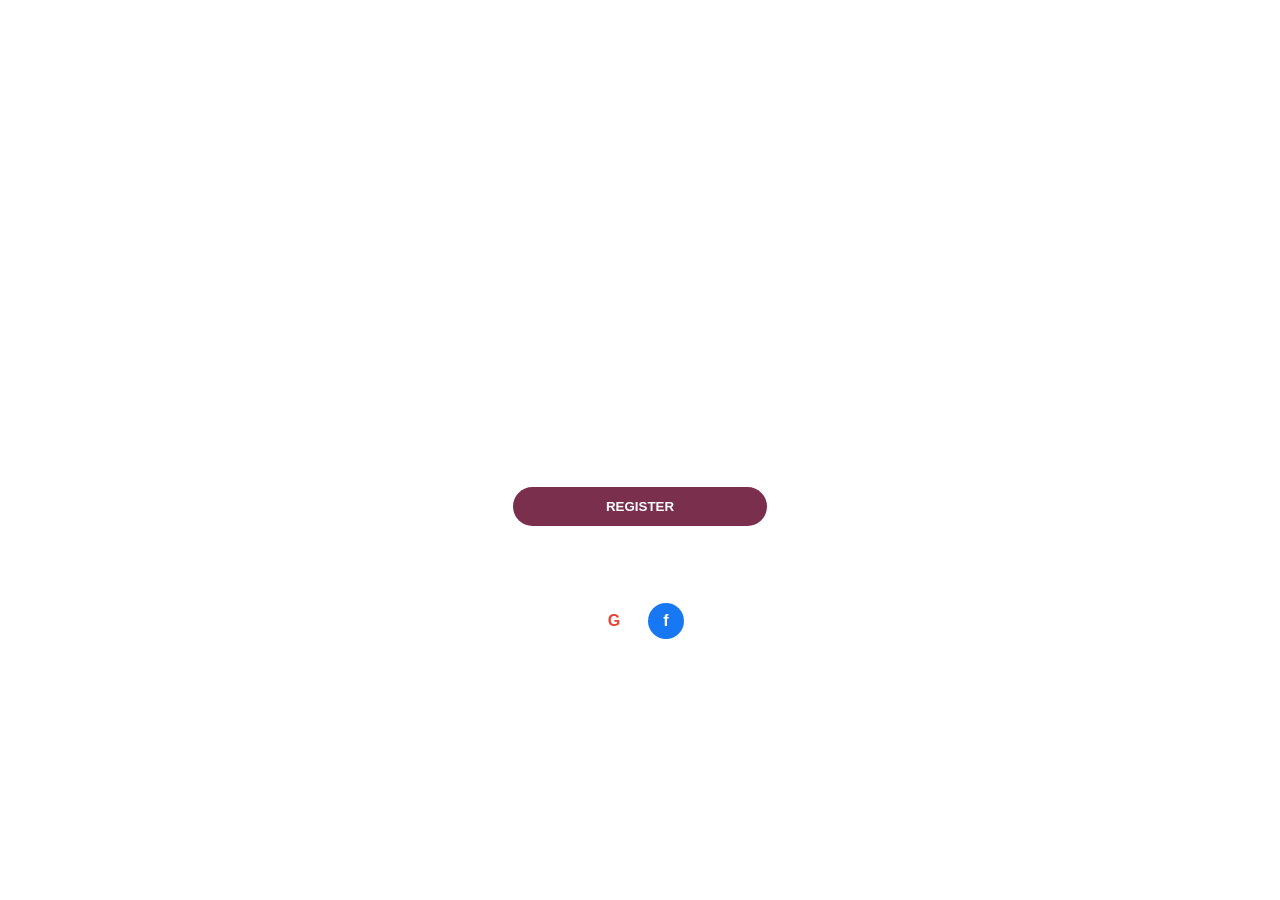
<file: index.html>
<!DOCTYPE html>
<html lang="en">
<head>
  <meta charset="UTF-8">
  <title>Register — ChatWave</title>
  <link rel="stylesheet" href="glass.css">
</head>
<body>

  <div class="glass-card">
    <h1>Create Account</h1>

    <form action="login.html">
      <input type="text" id="username" placeholder="Username">
      <input type="password" id="password" placeholder="Password">
      <input type="password" id="confirmPassword" placeholder="Confirm Password">

      <button type="submit" class="primary-btn">REGISTER</button>
    </form>

    <div class="links-row">
      <span></span>
      <a href="login.html">Already have an account? Login</a>
    </div>

    <p class="divider">OR SIGN UP WITH</p>

    <div class="social-row">
      <div class="social-icon google">G</div>
      <div class="social-icon facebook">f</div>
    </div>
  </div>

</body>
</html>
</file>
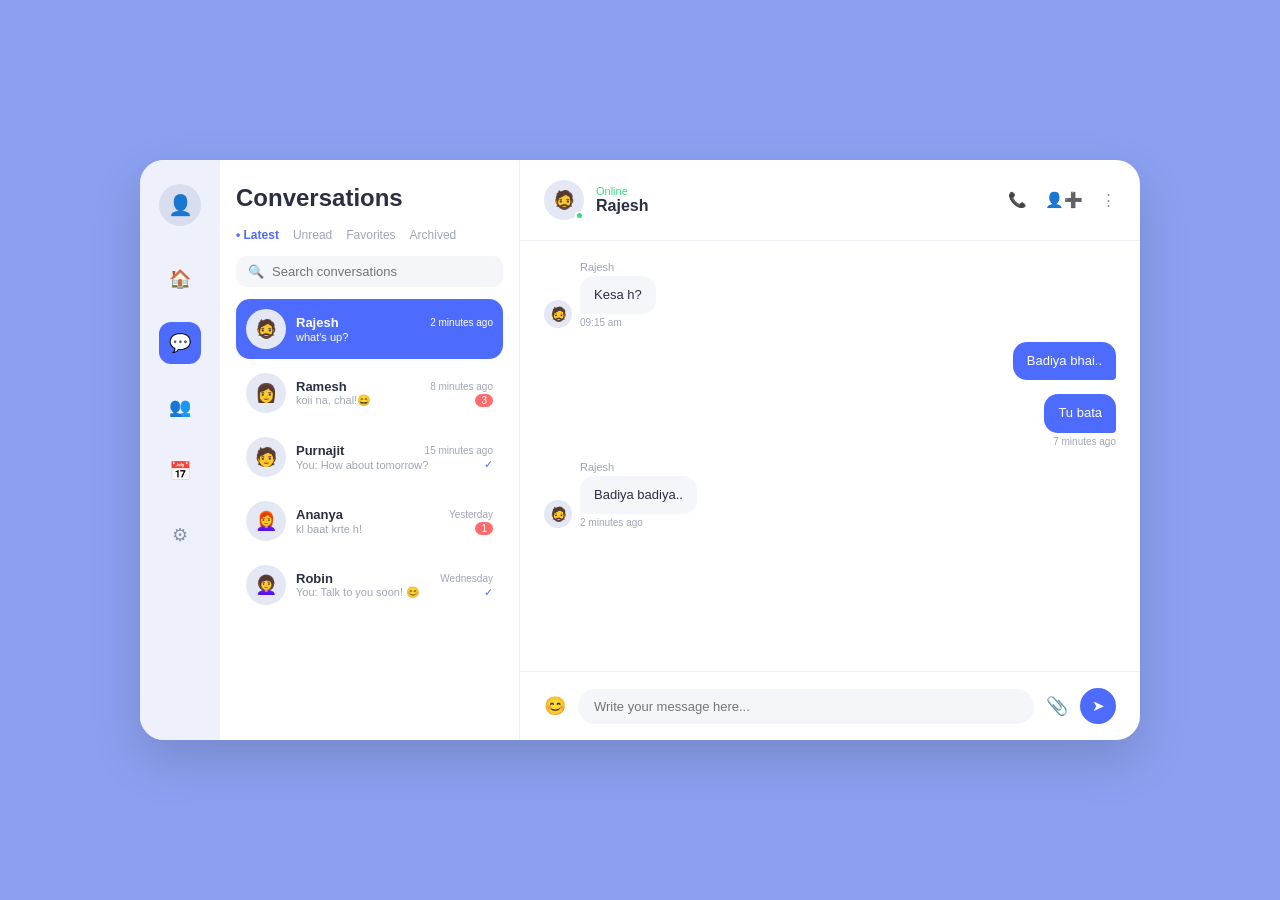
<file: chat.html>
<!DOCTYPE html>
<html lang="en">

<head>
  <meta charset="UTF-8">
  <title>Chatty</title>
  <link rel="stylesheet" href="style.css">
</head>

<body>

  <div class="card">

  
    <div class="icon-rail">
      <div class="rail-avatar">👤</div>
      <div class="rail-icon">🏠</div>
      <div class="rail-icon active">💬</div>
      <div class="rail-icon">👥</div>
      <div class="rail-icon">📅</div>
      <div class="rail-icon">⚙</div>

    </div>

    

    <div class="conversations">
      <h1>Conversations</h1>

      <div class="tabs">
        <span class="tab active">• Latest</span>
        <span class="tab">Unread</span>
        <span class="tab">Favorites</span>
        <span class="tab">Archived</span>
      </div>

      <div class="search-box">
        <span>🔍</span>
        <input type="text" placeholder="Search conversations">
      </div>

      <ul class="convo-list">

        <li class="convo active">
          <div class="avatar">🧔</div>
          <div class="convo-info">
            <p class="convo-top">
              <span class="convo-name">Rajesh</span>
              <span class="convo-time">2 minutes ago</span>
            </p>
            <p class="convo-bottom">
              <span class="convo-msg">what's up?</span>
              <span class="tick">✓</span>
            </p>
          </div>
        </li>

        <li class="convo">
          <div class="avatar">👩</div>
          <div class="convo-info">
            <p class="convo-top">
              <span class="convo-name">Ramesh</span>
              <span class="convo-time">8 minutes ago</span>
            </p>
            <p class="convo-bottom">
              <span class="convo-msg">koii na, chal!😄</span>
              <span class="badge">3</span>
            </p>
          </div>
        </li>

        <li class="convo">
          <div class="avatar">🧑</div>
          <div class="convo-info">
            <p class="convo-top">
              <span class="convo-name">Purnajit</span>
              <span class="convo-time">15 minutes ago</span>
            </p>
            <p class="convo-bottom">
              <span class="convo-msg">You: How about tomorrow?</span>
              <span class="tick">✓</span>
            </p>
          </div>
        </li>

        <li class="convo">
          <div class="avatar">👩‍🦰</div>
          <div class="convo-info">
            <p class="convo-top">
              <span class="convo-name">Ananya</span>
              <span class="convo-time">Yesterday</span>
            </p>
            <p class="convo-bottom">
              <span class="convo-msg">kl baat krte h!</span>
              <span class="badge">1</span>
            </p>
          </div>
        </li>

        <li class="convo">
          <div class="avatar">👩‍🦱</div>
          <div class="convo-info">
            <p class="convo-top">
              <span class="convo-name">Robin</span>
              <span class="convo-time">Wednesday</span>
            </p>
            <p class="convo-bottom">
              <span class="convo-msg">You: Talk to you soon! 😊</span>
              <span class="tick">✓</span>
            </p>
          </div>
        </li>

      </ul>
    </div>

   

    <div class="chat-window">

      <div class="chat-header">
        <div class="avatar">
          🧔
          <span class="online-dot"></span>
        </div>
        <div class="header-info">
          <p class="header-status">Online</p>
          <p class="header-name">Rajesh</p>
        </div>
        <div class="header-icons">
          <span>📞</span>
          <span>👤➕</span>
          <span>⋮</span>
        </div>
      </div>

      

      <div class="messages">

        <div class="msg-row received">
          <div class="avatar small">🧔</div>
          <div class="msg-col">
            <span class="msg-sender">Rajesh</span>
            <div class="bubble received">Kesa h?</div>
            <span class="msg-time">09:15 am</span>
          </div>
        </div>

        <div class="msg-row sent">
          <div class="msg-col">
            <div class="bubble sent">Badiya bhai..</div>
          </div>
        </div>

        <div class="msg-row sent">
          <div class="msg-col">
            <div class="bubble sent">
              <p>Tu bata </span></p>

            </div>
            <span class="msg-time right">7 minutes ago</span>
          </div>
        </div>

        <div class="msg-row received">
          <div class="avatar small">🧔</div>
          <div class="msg-col">
            <span class="msg-sender">Rajesh</span>
            <div class="bubble received">Badiya badiya..</div>
            <span class="msg-time">2 minutes ago</span>
          </div>
        </div>

        <div class="msg-row sent ">
          <div class="msg-col">
            <span class="msg-sender right"></span>
          </div>
        </div>

      </div>

      <div class="message-input">
        <span class="icon">😊</span>
        <input type="text" placeholder="Write your message here...">
        <span class="icon">📎</span>
        <button class="send-btn">➤</button>
      </div>

    </div>

  </div>

</body>

</html>
</file>
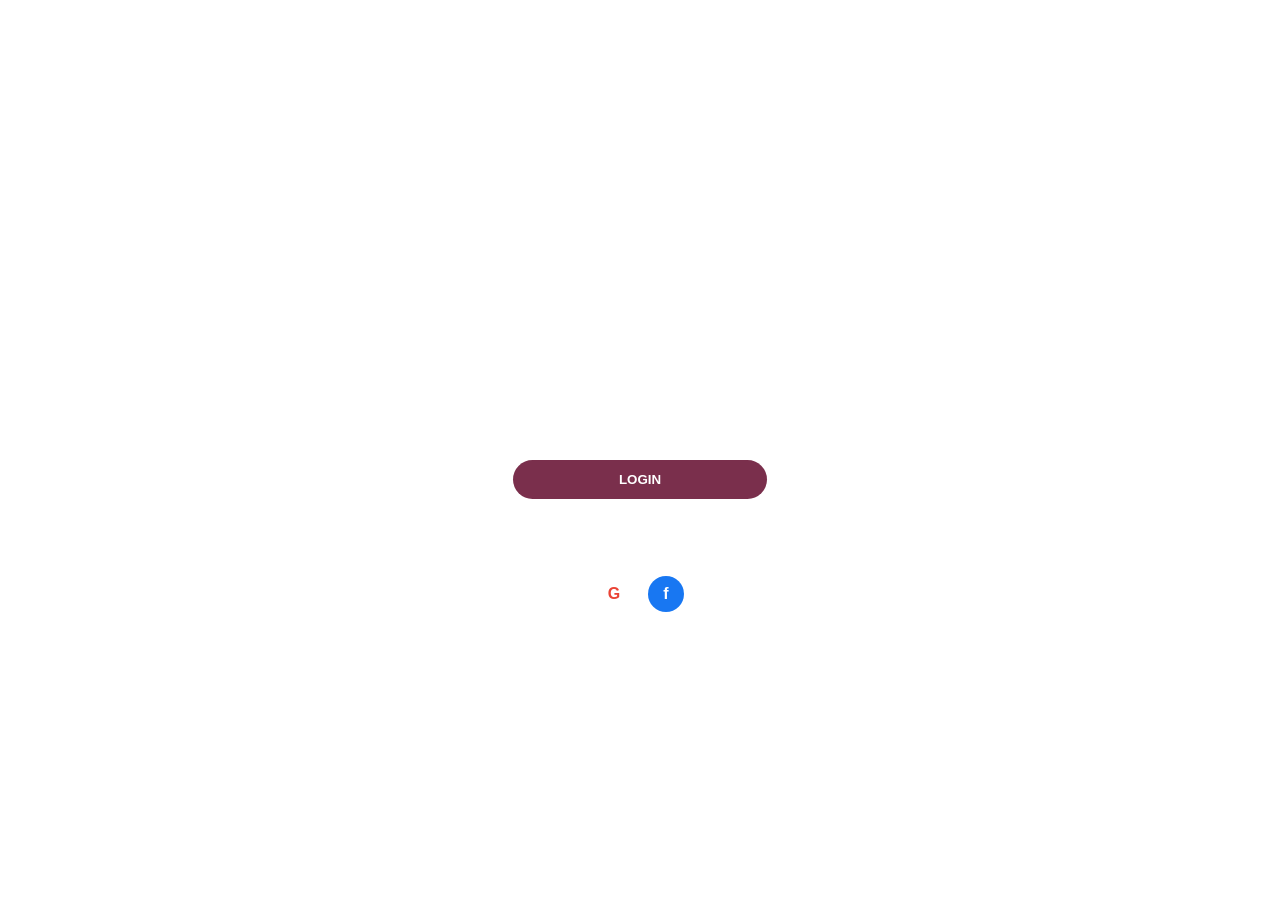
<file: login.html>
<!DOCTYPE html>
<html lang="en">
<head>
  <meta charset="UTF-8">
  <title>Login — ChatWave</title>
  <link rel="stylesheet" href="glass.css">
</head>
<body>

  <div class="glass-card">
    <h1>Welcome</h1>

    <form action="chat.html">
      <input type="text" id="username" placeholder="Email or Username">
      <input type="password" id="password" placeholder="Password">

      <button type="submit" class="primary-btn">LOGIN</button>
    </form>
    
    <div class="links-row">
      <a href="#">Forgot Password?</a>
      <a href="index.html">Sign Up</a>
    </div>

    <p class="divider">OR LOGIN WITH</p>

    <div class="social-row">
      <div class="social-icon google">G</div>
      <div class="social-icon facebook">f</div>
    </div>
  </div>

</body>
</html>
</file>
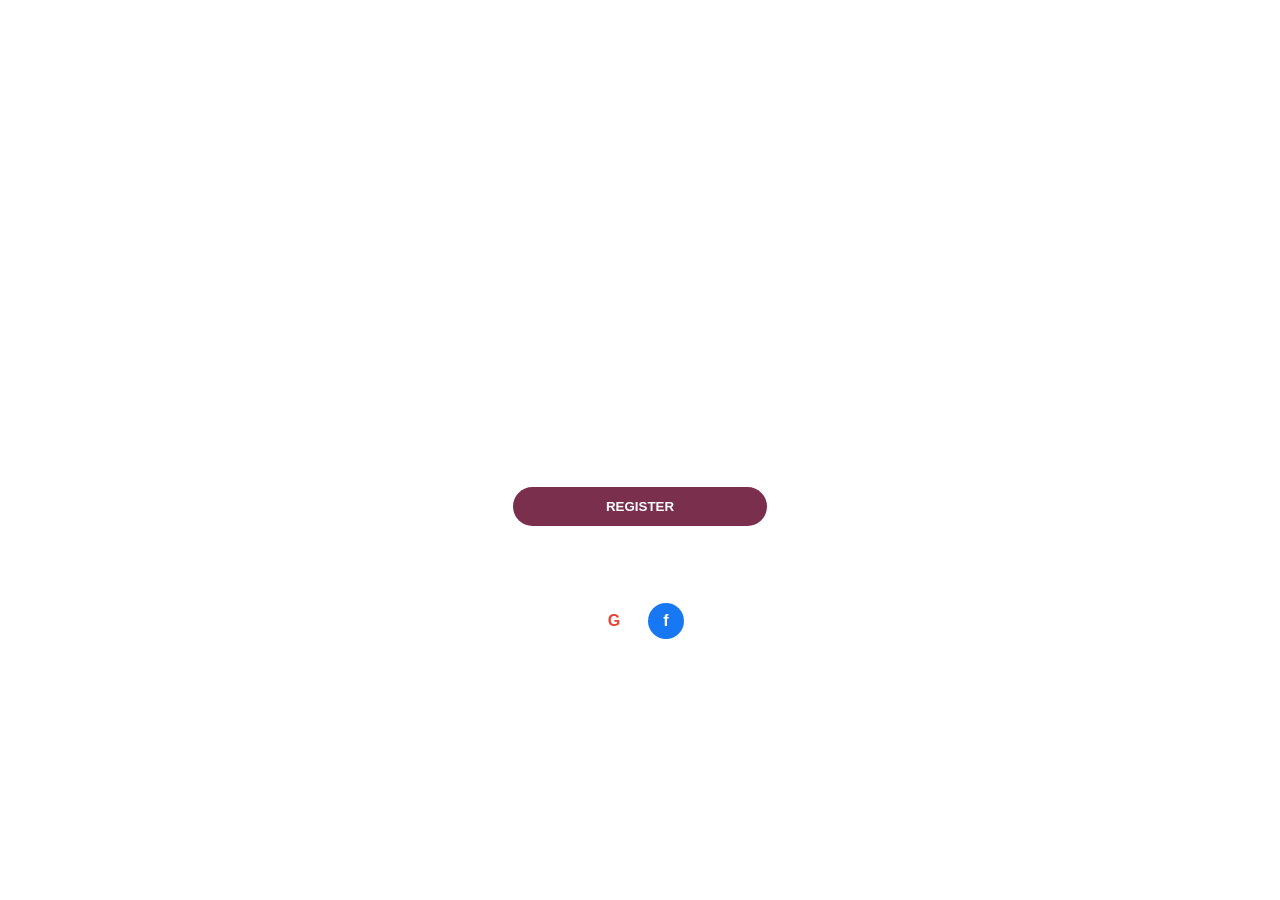
<file: register.html>
<!DOCTYPE html>
<html lang="en">
<head>
  <meta charset="UTF-8">
  <title>Register — ChatWave</title>
  <link rel="stylesheet" href="glass.css">
</head>
<body>

  <div class="glass-card">
    <h1>Create Account</h1>

    <form action="login.html">
      <input type="text" id="username" placeholder="Username">
      <input type="password" id="password" placeholder="Password">
      <input type="password" id="confirmPassword" placeholder="Confirm Password">

      <button type="submit" class="primary-btn">REGISTER</button>
    </form>

    <div class="links-row">
      <span></span>
      <a href="login.html">Already have an account? Login</a>
    </div>

    <p class="divider">OR SIGN UP WITH</p>

    <div class="social-row">
      <div class="social-icon google">G</div>
      <div class="social-icon facebook">f</div>
    </div>
  </div>

</body>
</html>
</file>
<file: glass.css>
* {
  margin: 0;
  padding: 0;
  box-sizing: border-box;
  font-family: Arial, sans-serif;
}

body {
  height: 100vh;
  display: flex;
  align-items: center;
  justify-content: center;
  background: url("https://img.freepik.com/premium-photo/abstract-background-design-images-wallpaper-ai-generated_643360-266453.jpg") center/cover;
}

/* ---- Glass card ---- */
.glass-card {
  width: 320px;
  padding: 32px;
  border-radius: 20px;
  text-align: center;
  color: white;

  background: rgba(255, 255, 255, 0.15);
  backdrop-filter: blur(15px);
  border: 1px solid rgba(255, 255, 255, 0.3);
}

form {
  display: flex;
  flex-direction: column;
  gap: 14px;
  margin-top: 24px;
}

input {
  padding: 12px 16px;
  border-radius: 20px;
  border: 1px solid rgba(255, 255, 255, 0.3);
  background: rgba(255, 255, 255, 0.15);
  color: white;
  outline: none;
}

input::placeholder {
  color: rgba(255, 255, 255, 0.8);
}

.primary-btn {
  padding: 12px;
  border: none;
  border-radius: 20px;
  background: #7a2f4c;
  color: white;
  font-weight: bold;
  cursor: pointer;
}

/* ---- Links + social row ---- */
.links-row {
  display: flex;
  justify-content: space-between;
  margin-top: 14px;
  font-size: 13px;
}

.links-row a {
  color: white;
  text-decoration: none;
}

.divider {
  margin: 20px 0 14px;
  font-size: 12px;
}

.social-row {
  display: flex;
  justify-content: center;
  gap: 16px;
}

.social-icon {
  width: 36px;
  height: 36px;
  border-radius: 50%;
  background: white;
  color: #ea4335;
  font-weight: bold;
  display: flex;
  align-items: center;
  justify-content: center;
}

.social-icon.facebook {
  background: #1877f2;
  color: white;
}
</file>
<file: style.css>
* {
  margin: 0;
  padding: 0;
  box-sizing: border-box;
  font-family: Arial, sans-serif;
}

body {
  background: #8ba0f0;
  height: 100vh;
  display: flex;
  align-items: center;
  justify-content: center;
}

.card {
  width: 1000px;
  height: 580px;
  background: #ffffff;
  border-radius: 24px;
  display: grid;
  grid-template-columns: 80px 300px 1fr;
  overflow: hidden;
  box-shadow: 0 20px 50px rgba(0, 0, 0, 0.15);
}


.icon-rail {
  background: #eef1fb;
  display: flex;
  flex-direction: column;
  align-items: center;
  padding: 24px 0;
  gap: 22px;
}

.rail-avatar {
  width: 42px;
  height: 42px;
  border-radius: 50%;
  background: #d8deee;
  display: flex;
  align-items: center;
  justify-content: center;
  font-size: 20px;
  margin-bottom: 10px;
}

.rail-icon {
  width: 42px;
  height: 42px;
  border-radius: 12px;
  display: flex;
  align-items: center;
  justify-content: center;
  font-size: 18px;
  color: #8992a9;
  cursor: pointer;
}

.rail-icon.active {
  background: #4d6bfd;
  color: #ffffff;
}



.conversations {
  border-right: 1px solid #eef0f6;
  display: flex;
  flex-direction: column;
  padding: 24px 16px;
}

.conversations h1 {
  font-size: 24px;
  color: #2b2f42;
  margin-bottom: 16px;
}

.tabs {
  display: flex;
  gap: 14px;
  font-size: 12px;
  color: #a0a6b8;
  margin-bottom: 14px;
}

.tab.active {
  color: #4d6bfd;
  font-weight: bold;
}

.search-box {
  display: flex;
  align-items: center;
  gap: 8px;
  background: #f5f6fa;
  border-radius: 10px;
  padding: 8px 12px;
  margin-bottom: 12px;
  font-size: 13px;
}

.search-box input {
  border: none;
  background: transparent;
  outline: none;
  font-size: 13px;
  flex: 1;
}

.convo-list {
  list-style: none;
  overflow-y: auto;
  flex: 1;
  display: flex;
  flex-direction: column;
  gap: 4px;
}

.convo {
  display: flex;
  align-items: center;
  gap: 10px;
  padding: 10px;
  border-radius: 14px;
  cursor: pointer;
}

.convo.active {
  background: #4d6bfd;
}

.convo.active .convo-name,
.convo.active .convo-time,
.convo.active .convo-msg {
  color: #ffffff;
}

.avatar {
  width: 40px;
  height: 40px;
  border-radius: 50%;
  background: #e4e8f5;
  display: flex;
  align-items: center;
  justify-content: center;
  font-size: 18px;
  flex-shrink: 0;
  position: relative;
}

.avatar.small {
  width: 28px;
  height: 28px;
  font-size: 14px;
}

.online-dot {
  position: absolute;
  bottom: 0;
  right: 0;
  width: 9px;
  height: 9px;
  border-radius: 50%;
  background: #38d982;
  border: 2px solid #ffffff;
}

.convo-info {
  flex: 1;
  min-width: 0;
}

.convo-top,
.convo-bottom {
  display: flex;
  justify-content: space-between;
  align-items: center;
}

.convo-name {
  font-size: 13px;
  font-weight: bold;
  color: #2b2f42;
}

.convo-time {
  font-size: 10px;
  color: #a0a6b8;
}

.convo-msg {
  font-size: 11px;
  color: #a0a6b8;
  white-space: nowrap;
  overflow: hidden;
  text-overflow: ellipsis;
  max-width: 165px;
}

.tick {
  color: #4d6bfd;
  font-size: 11px;
}

.badge {
  background: #ff6b6b;
  color: #ffffff;
  font-size: 10px;
  padding: 1px 6px;
  border-radius: 10px;
}


.chat-window {
  display: flex;
  flex-direction: column;
}

.chat-header {
  display: flex;
  align-items: center;
  gap: 12px;
  padding: 20px 24px;
  border-bottom: 1px solid #eef0f6;
}

.header-status {
  font-size: 11px;
  color: #38d982;
}

.header-name {
  font-size: 16px;
  font-weight: bold;
  color: #2b2f42;
}

.header-info {
  flex: 1;
}

.header-icons {
  display: flex;
  gap: 18px;
  font-size: 15px;
  color: #8992a9;
}

.messages {
  flex: 1;
  padding: 20px 24px;
  overflow-y: auto;
  display: flex;
  flex-direction: column;
  gap: 14px;
}

.msg-row {
  display: flex;
  gap: 8px;
  align-items: flex-end;
}

.msg-row.sent {
  justify-content: flex-end;
}

.msg-col {
  display: flex;
  flex-direction: column;
  gap: 3px;
  max-width: 55%;
}

.msg-row.sent .msg-col {
  align-items: flex-end;
}

.msg-sender {
  font-size: 11px;
  color: #a0a6b8;
}

.msg-sender.right {
  text-align: right;
}

.bubble {
  padding: 10px 14px;
  border-radius: 14px;
  font-size: 13px;
  line-height: 1.4;
}

.bubble.received {
  background: #f5f6fa;
  color: #2b2f42;
  border-bottom-left-radius: 4px;
}

.bubble.sent {
  background: #4d6bfd;
  color: #ffffff;
  border-bottom-right-radius: 4px;
}

.msg-time {
  font-size: 10px;
  color: #a0a6b8;
}

.msg-time.right {
  text-align: right;
}

.file-card {
  background: #f5f6fa;
  border-radius: 14px;
  padding: 10px 14px;
  font-size: 13px;
  color: #2b2f42;
}

.file-meta {
  font-size: 10px;
  color: #a0a6b8;
  margin-top: 2px;
}


.msg-row.end {
  justify-content: flex-end;
  align-items: center;
}

/* ---------- MESSAGE INPUT ---------- */
.message-input {
  display: flex;
  align-items: center;
  gap: 12px;
  padding: 16px 24px;
  border-top: 1px solid #eef0f6;
}

.message-input input {
  flex: 1;
  border: none;
  background: #f5f6fa;
  border-radius: 20px;
  padding: 10px 16px;
  font-size: 13px;
  outline: none;
}

.message-input .icon {
  font-size: 18px;
  color: #a0a6b8;
  cursor: pointer;
}

.send-btn {
  background: #4d6bfd;
  color: #ffffff;
  border: none;
  width: 36px;
  height: 36px;
  border-radius: 50%;
  font-size: 15px;
  cursor: pointer;
}
</file>
